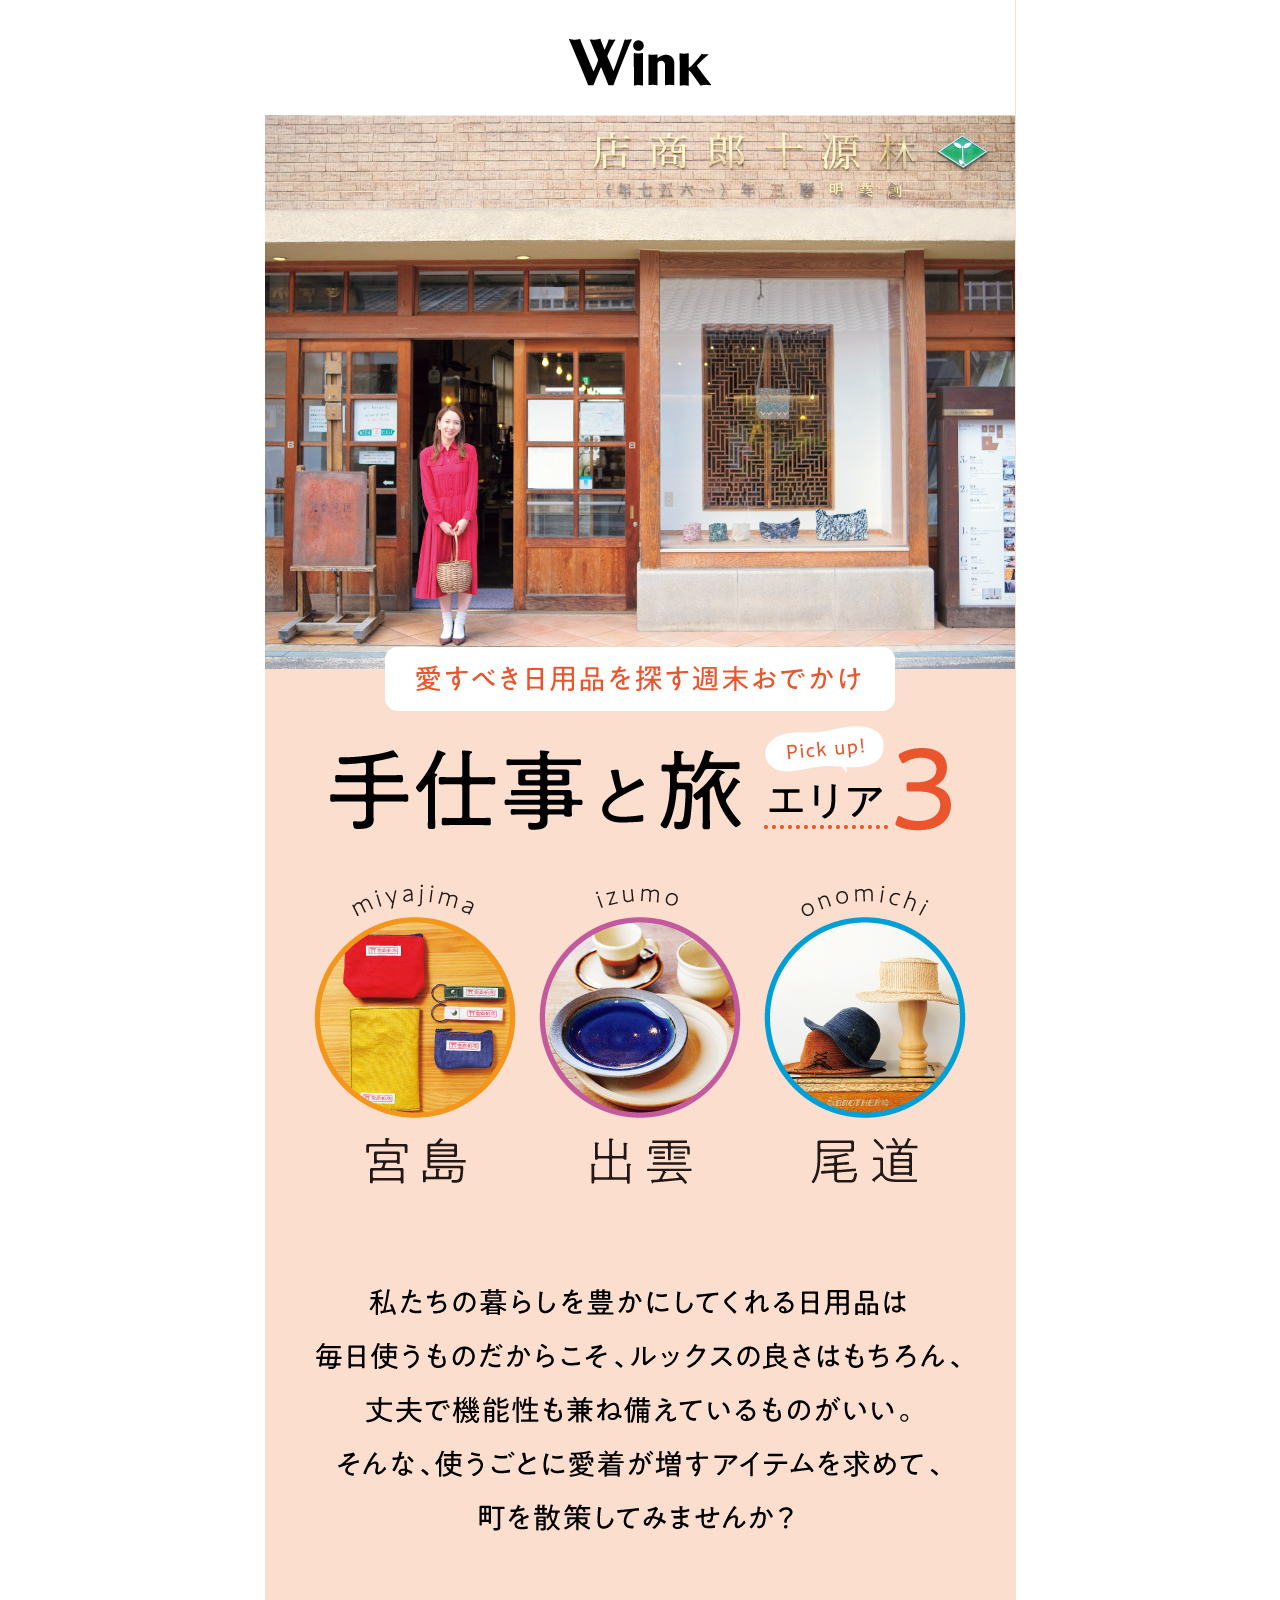
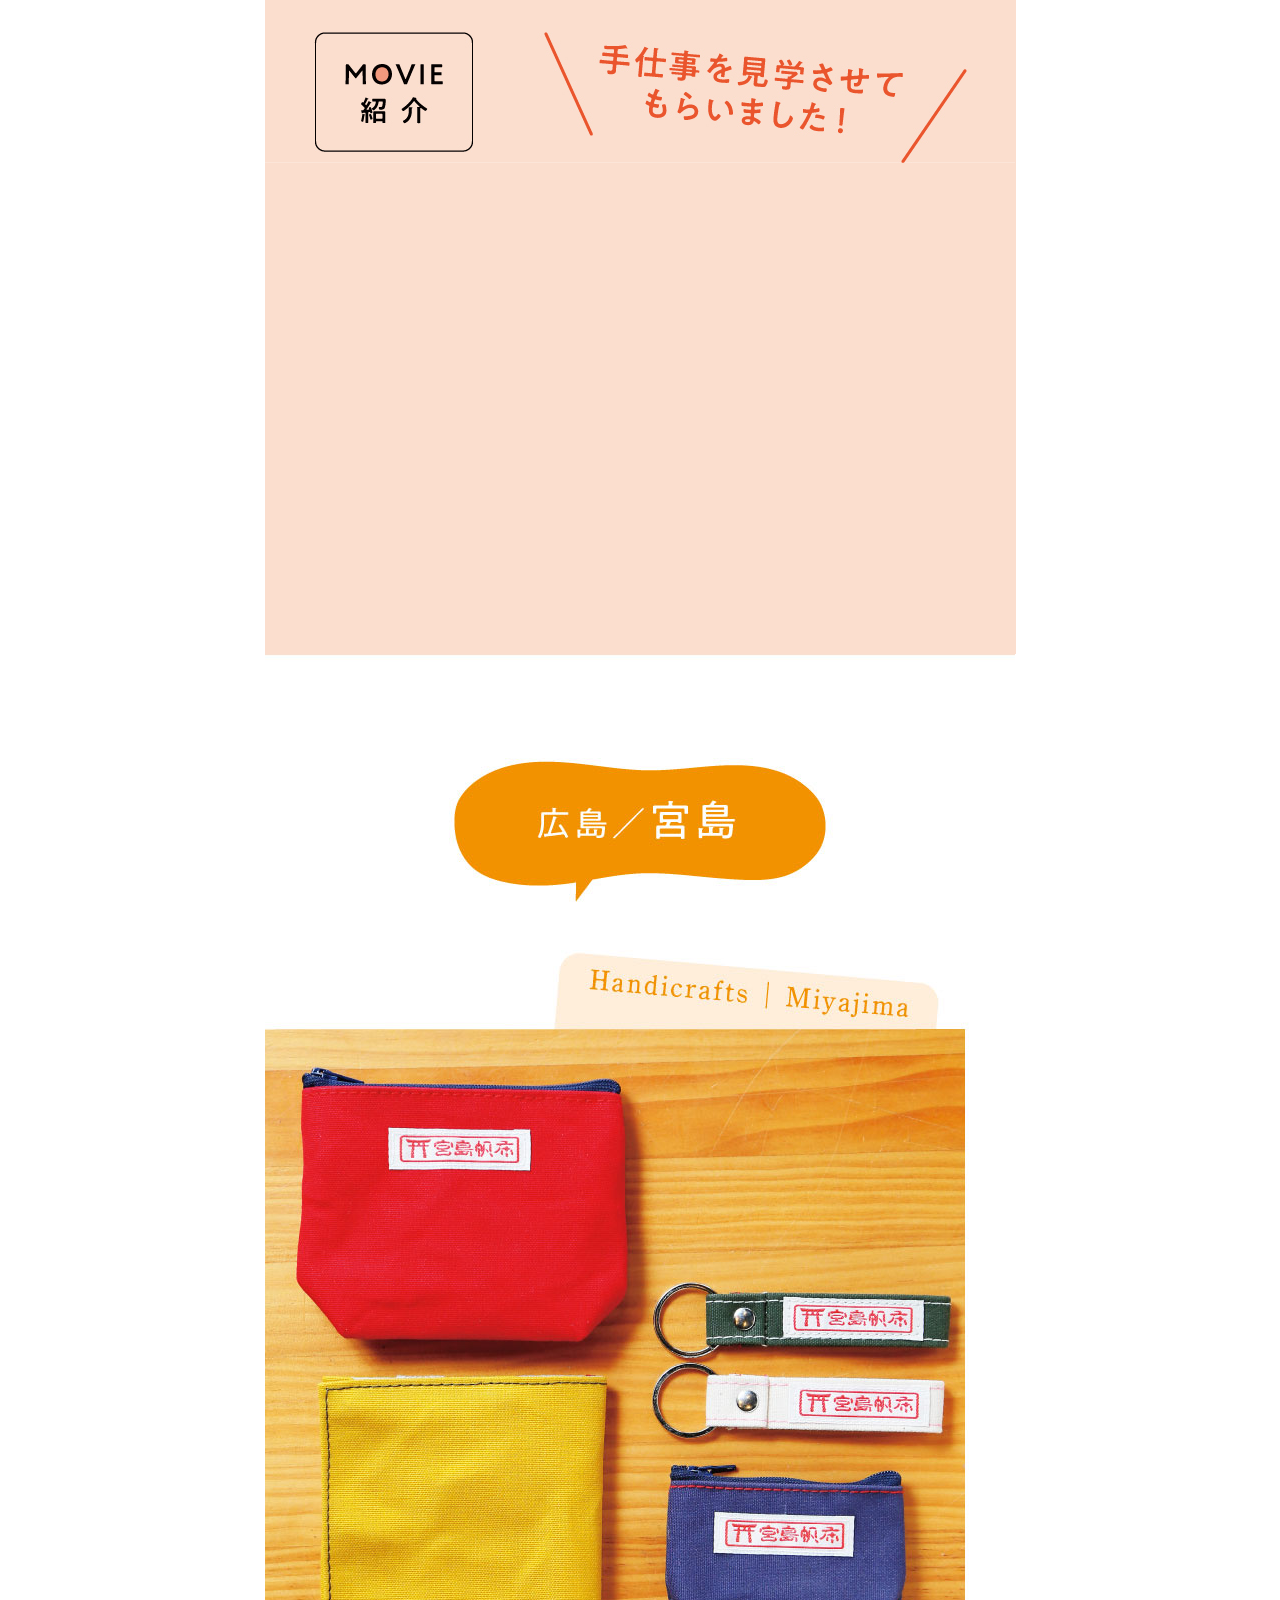
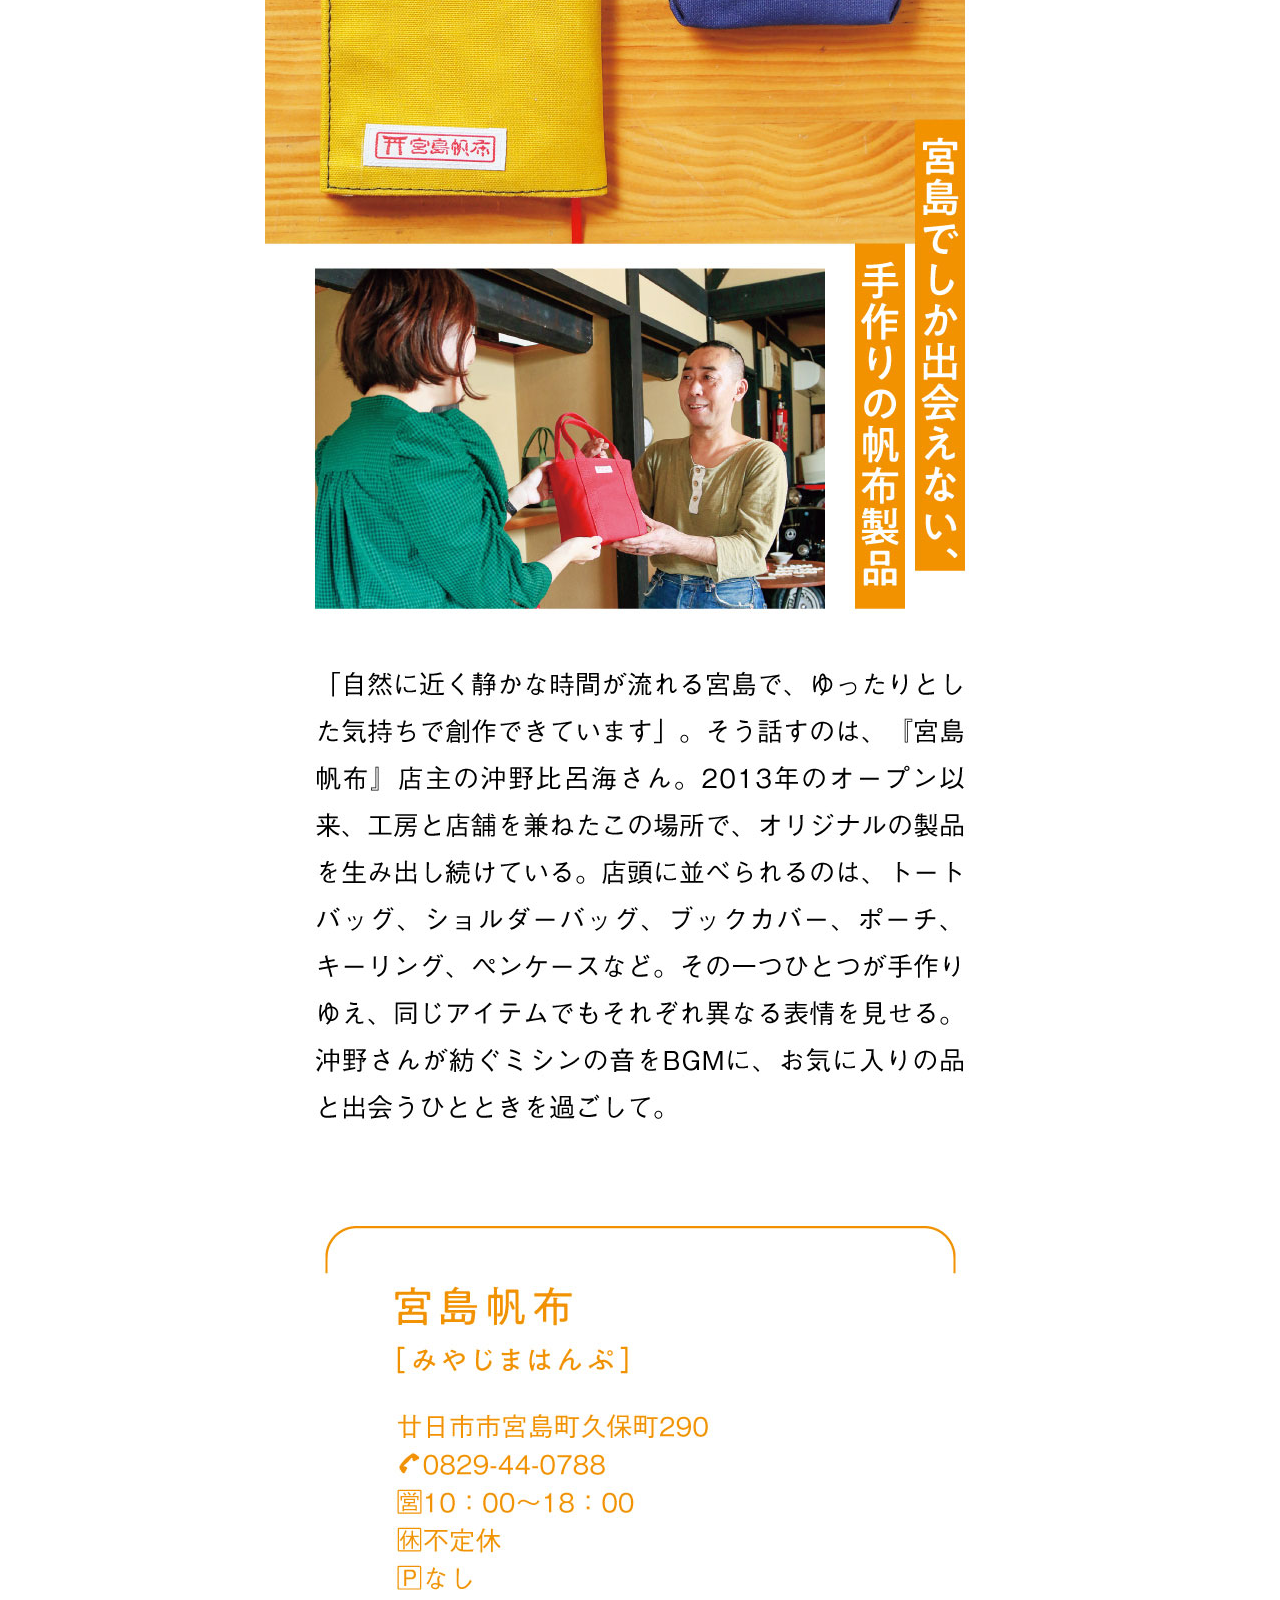
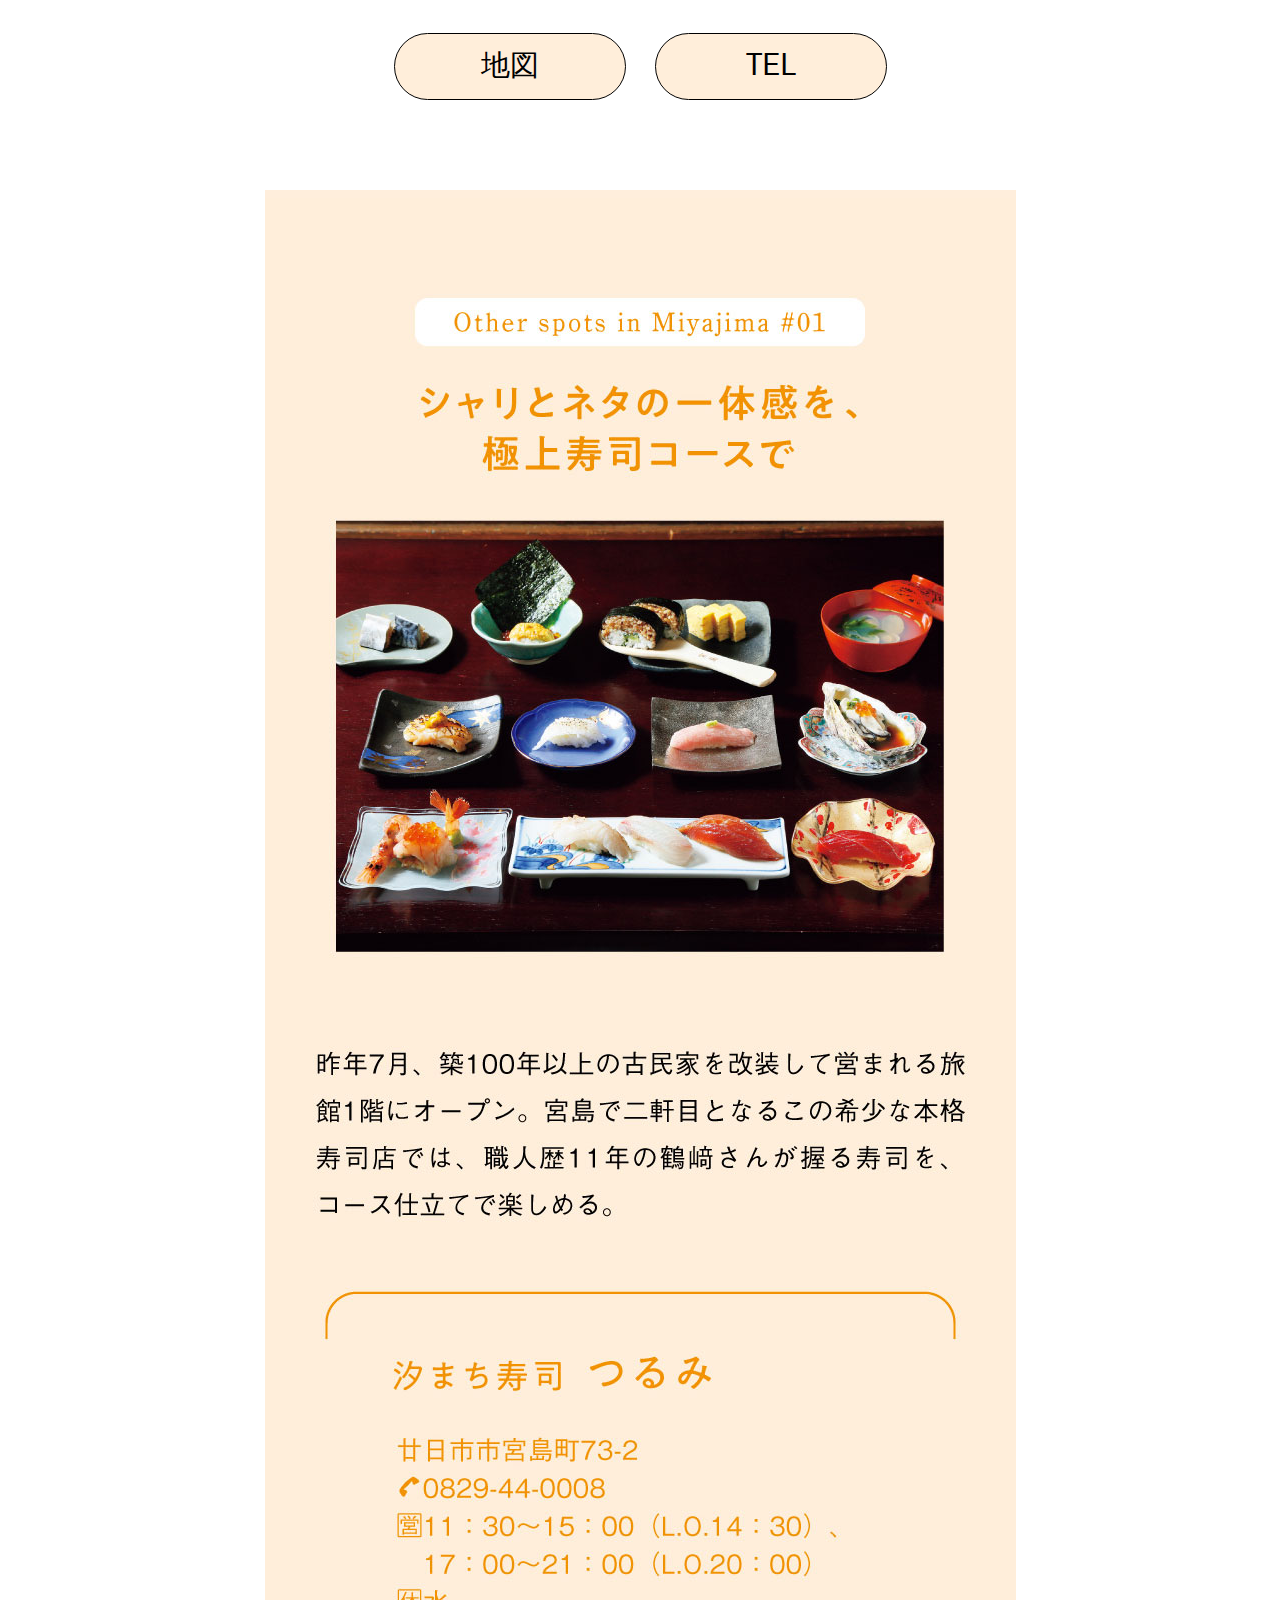
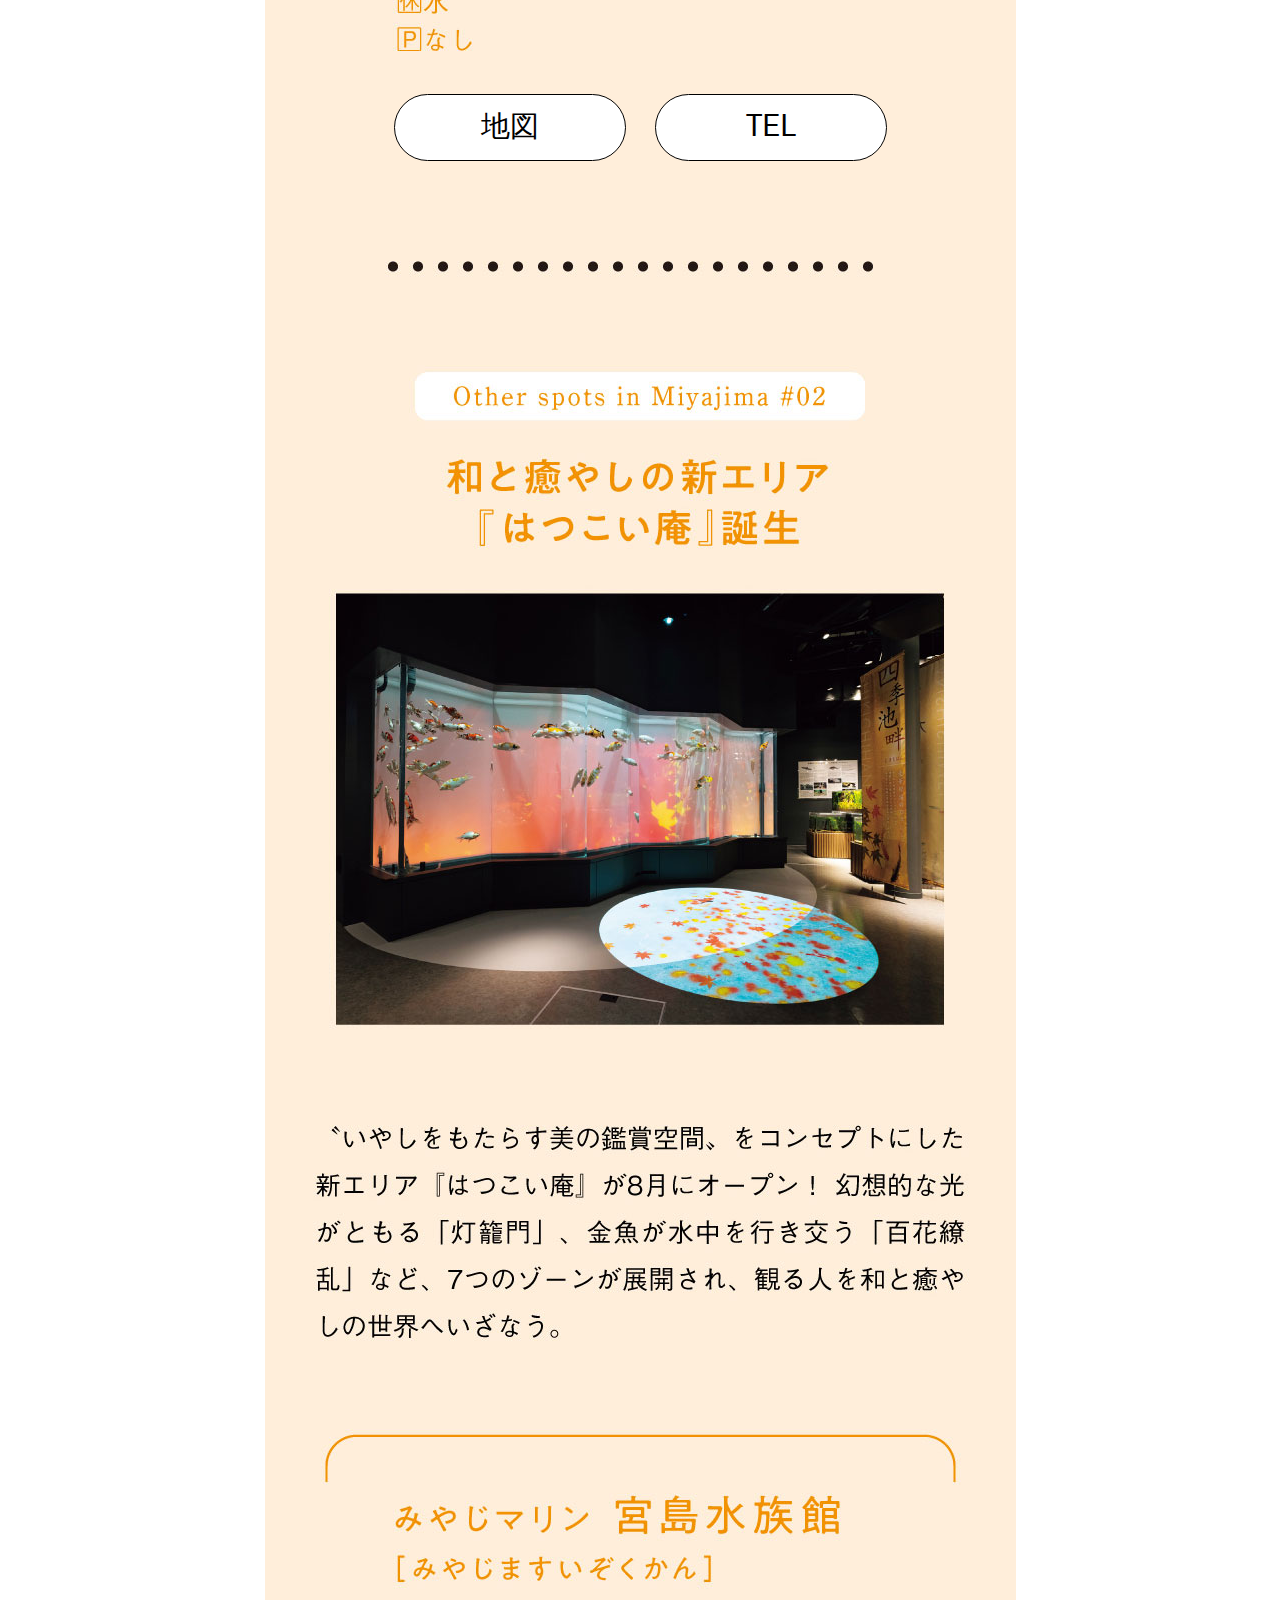
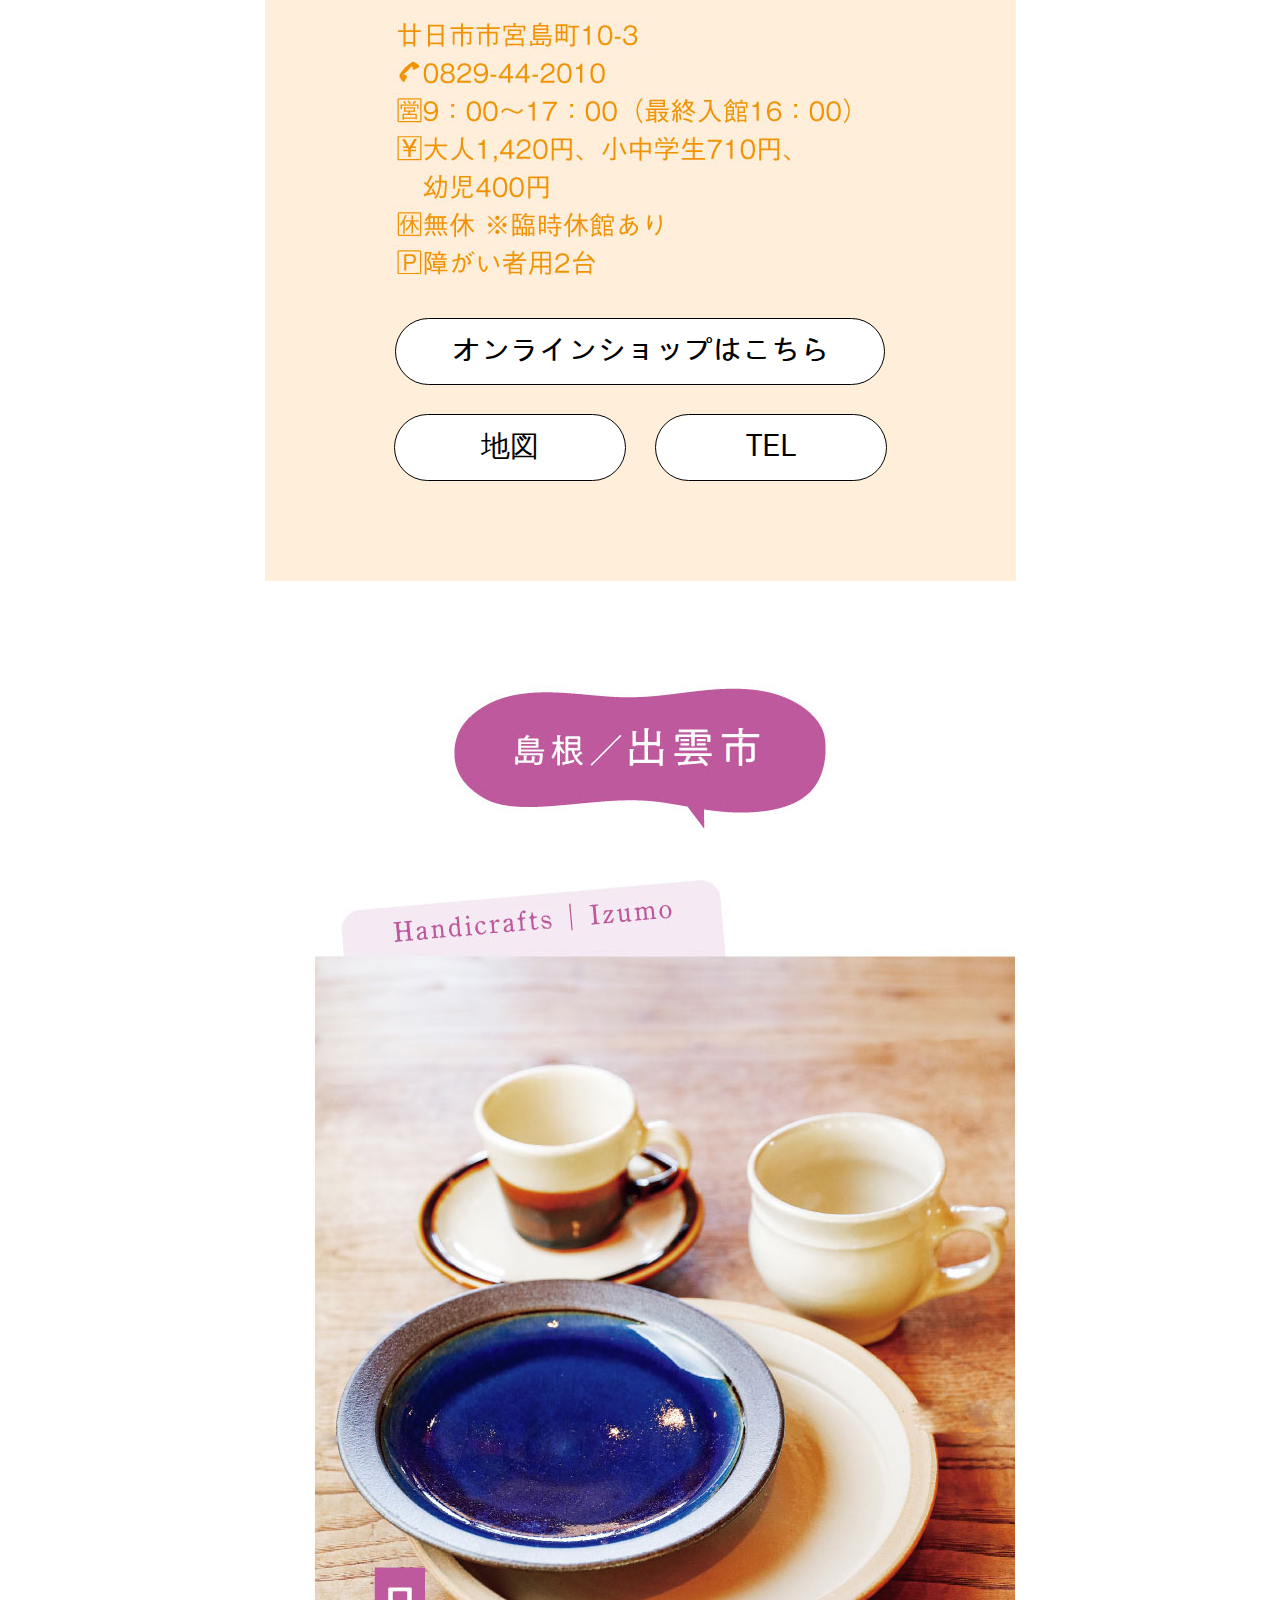
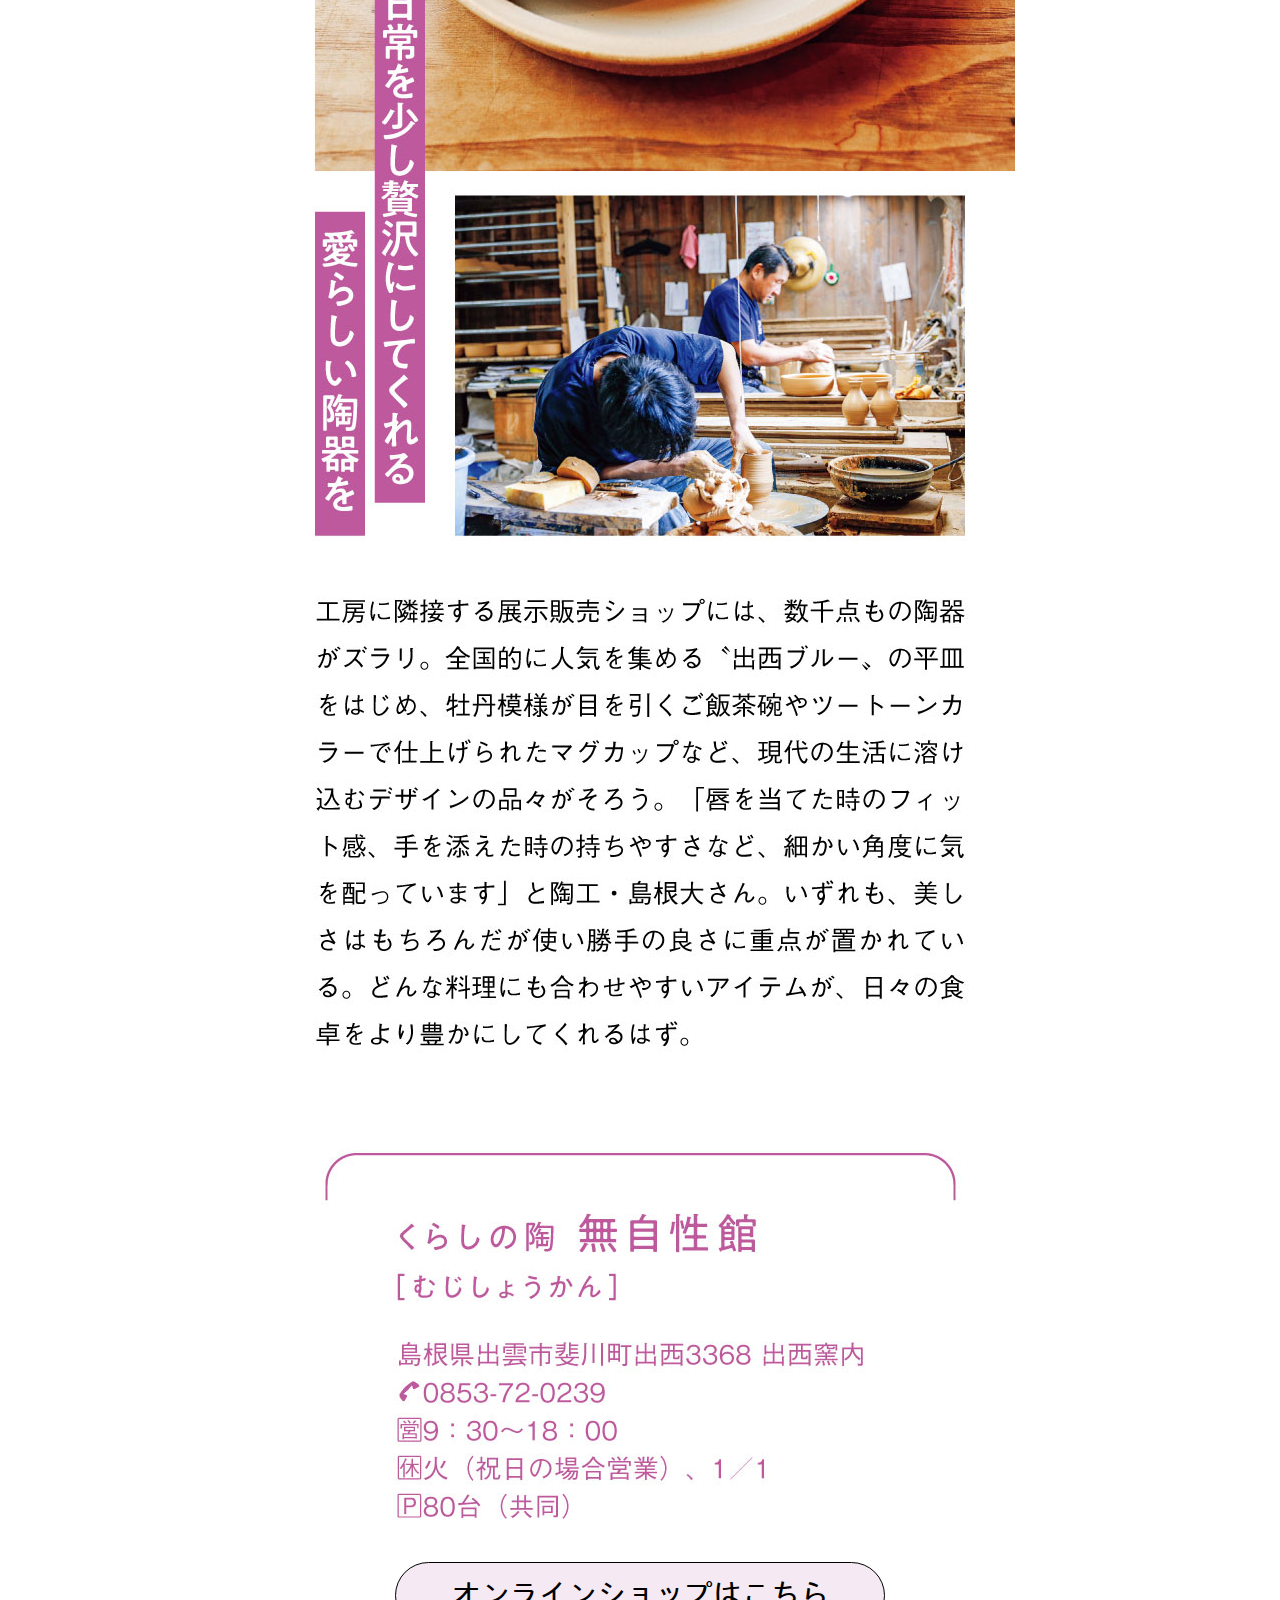
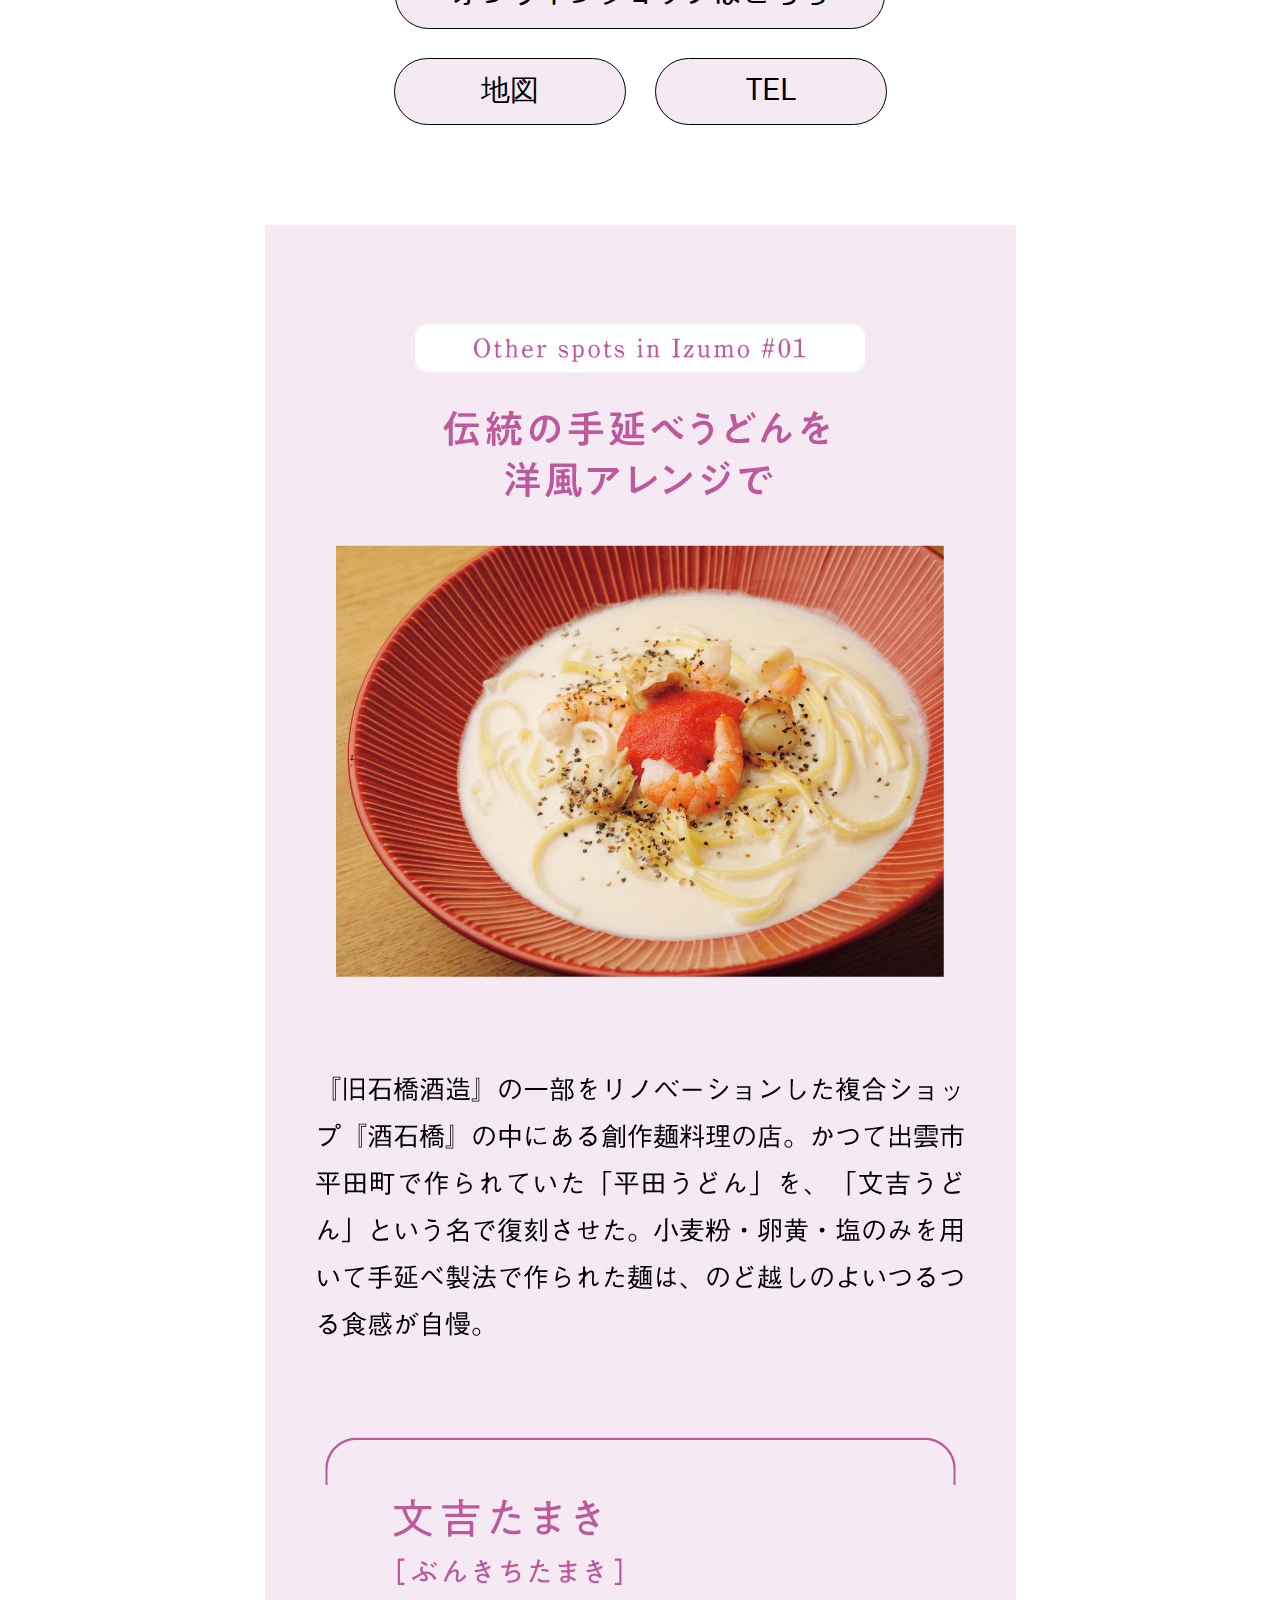
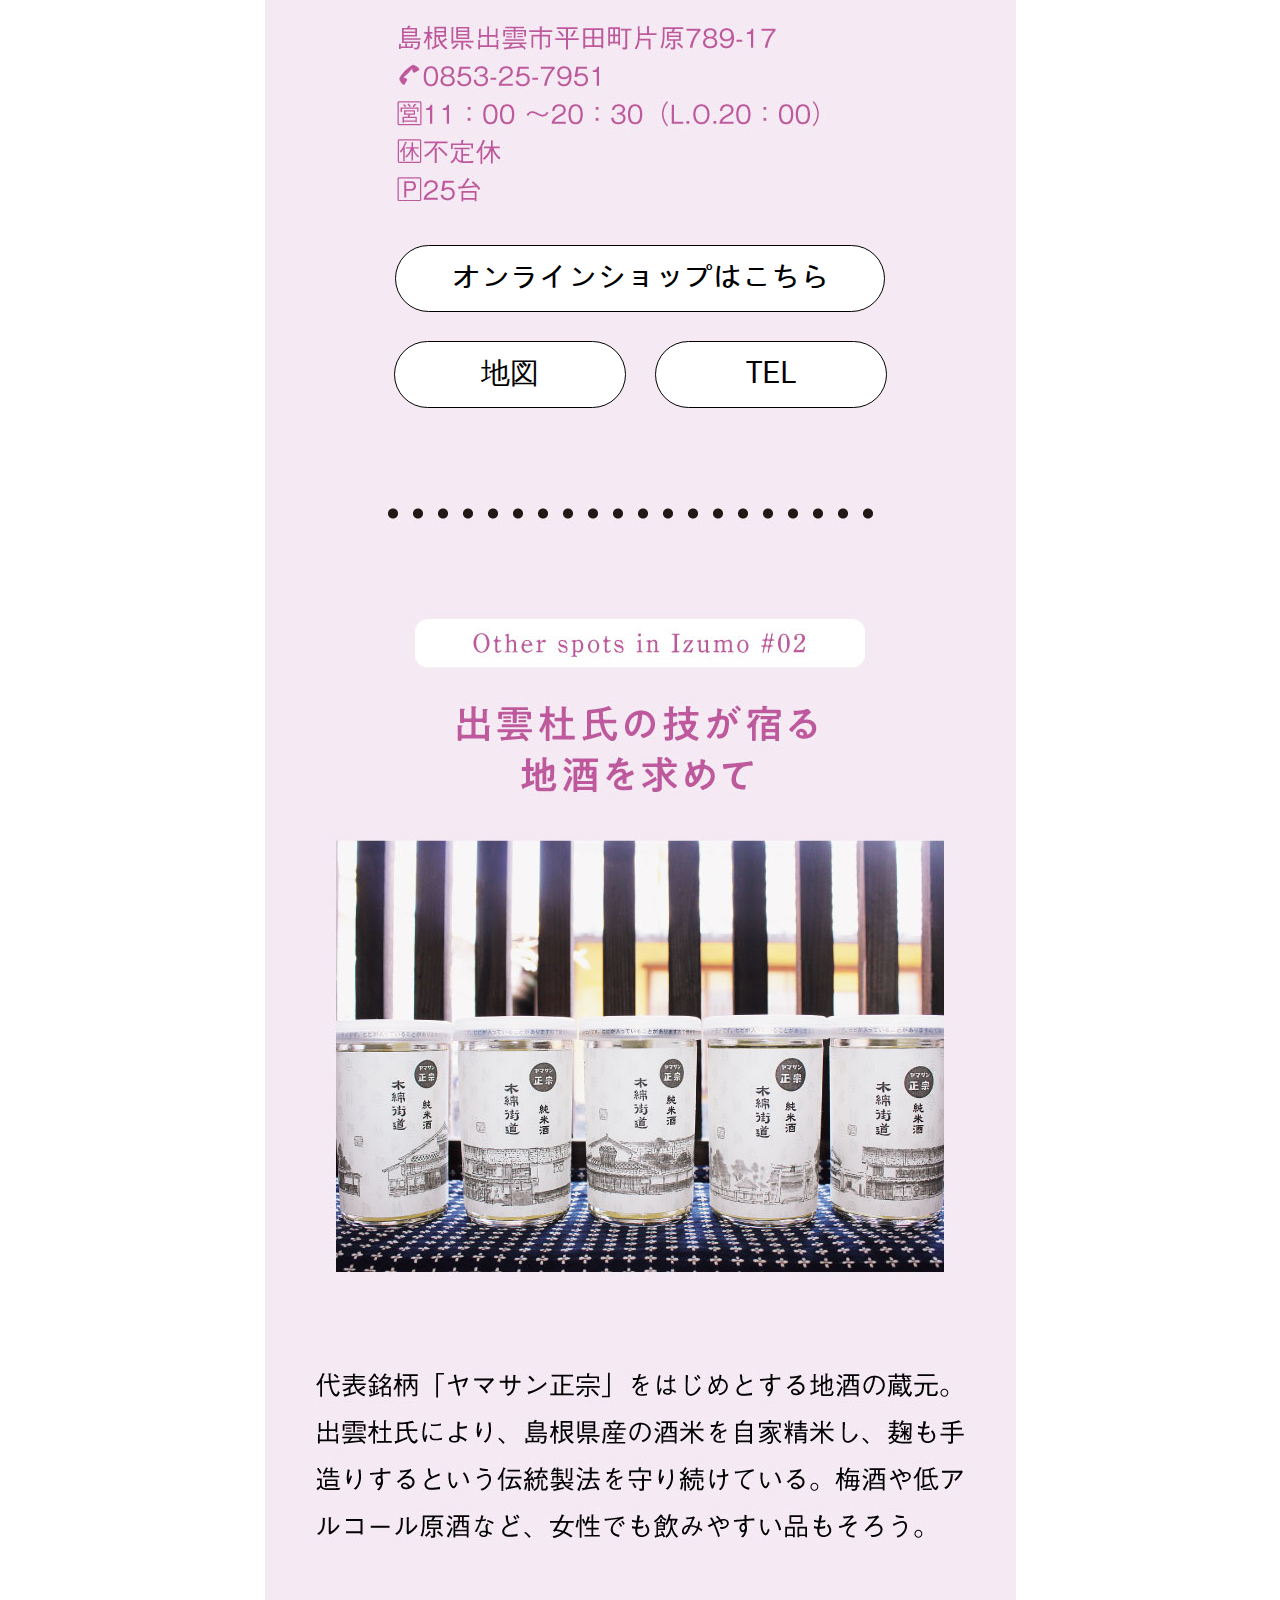
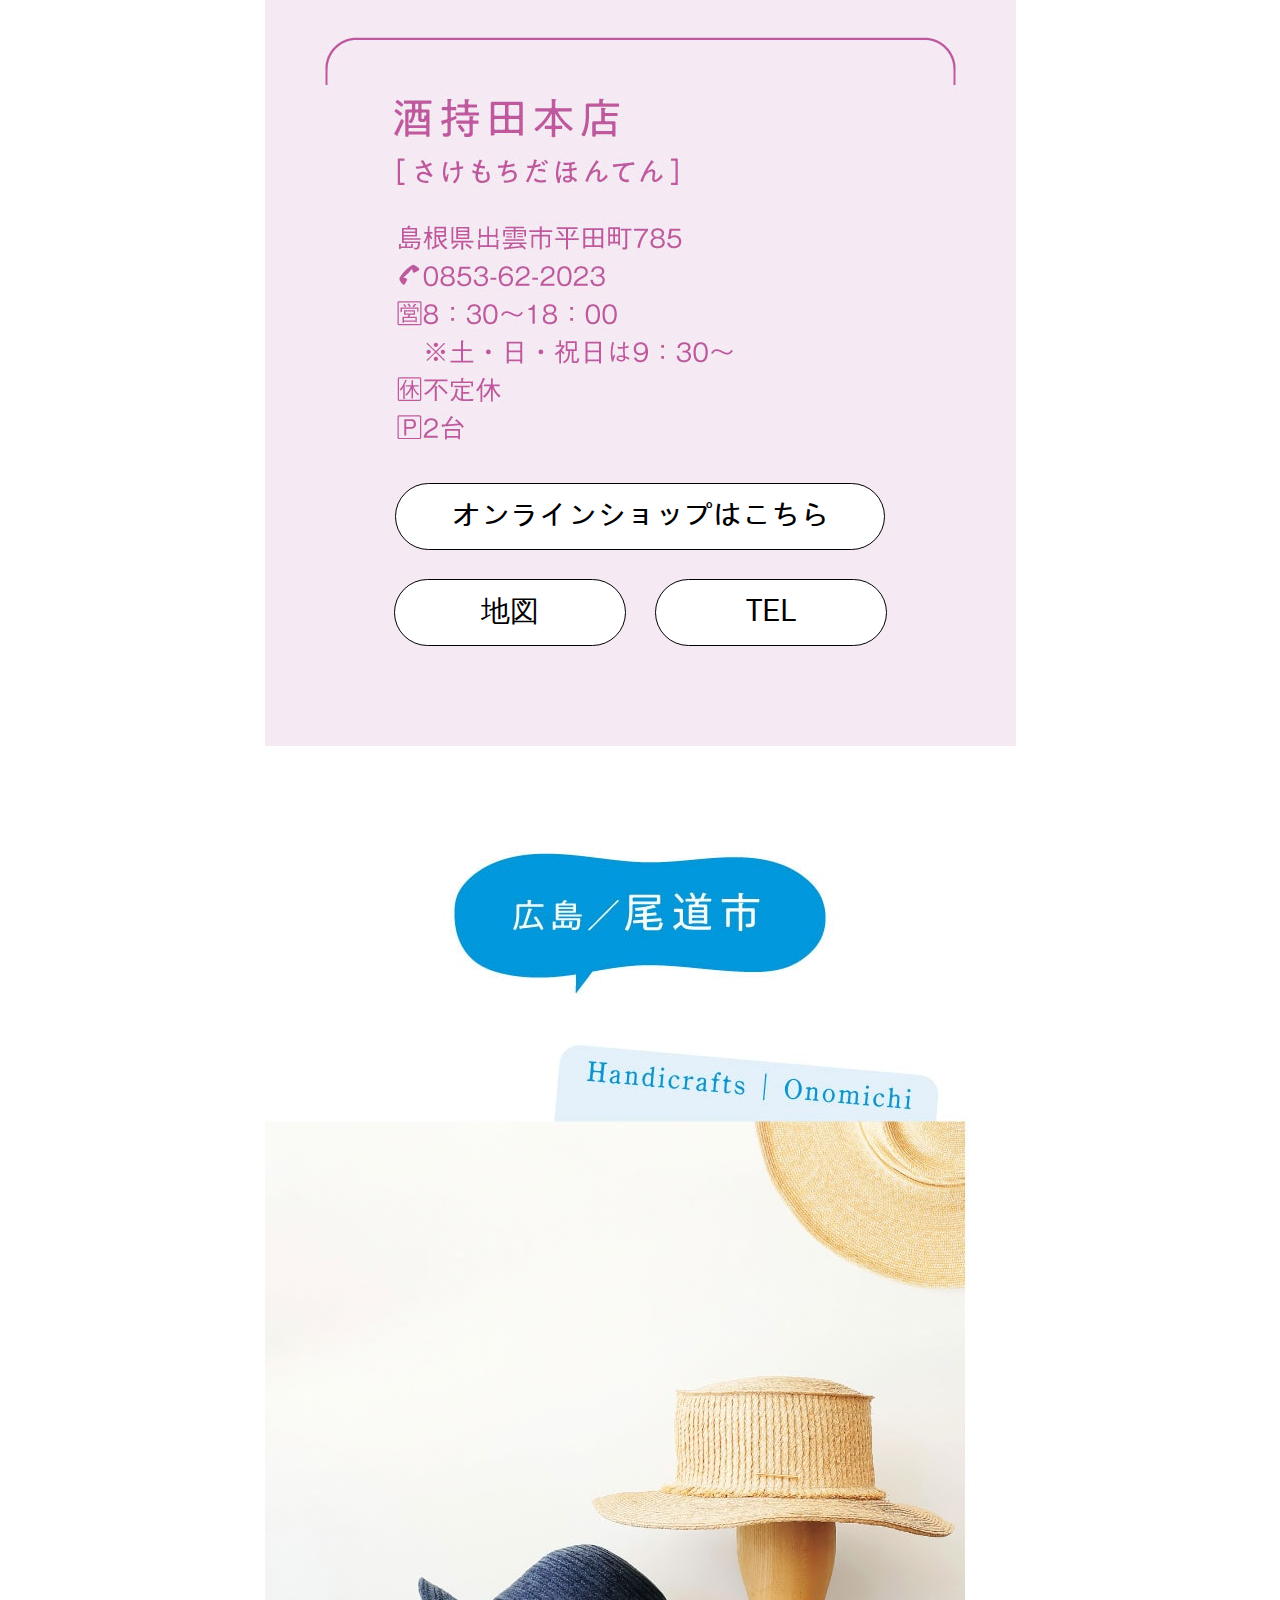
<file: index.html>
<!DOCTYPE html>
<html lang="en">

<head>
    <meta charset="UTF-8">
    <meta http-equiv="X-UA-Compatible" content="IE=edge">
    <meta name="viewport" content="width=device-width, initial-scale=1.0">
    <title>Wink</title>
    <link rel="stylesheet" href="./assets/css/style.css">
    <!-- Google Tag Manager -->
    <script>
        (function (w, d, s, l, i) {
            w[l] = w[l] || [];
            w[l].push({
                'gtm.start': new Date().getTime(),
                event: 'gtm.js'
            });
            var f = d.getElementsByTagName(s)[0],
                j = d.createElement(s),
                dl = l != 'dataLayer' ? '&l=' + l : '';
            j.async = true;
            j.src =
                'https://www.googletagmanager.com/gtm.js?id=' + i + dl;
            f.parentNode.insertBefore(j, f);
        })(window, document, 'script', 'dataLayer', 'GTM-MKHW9VQ');
    </script>
    <!-- End Google Tag Manager -->
    <script src="https://ajax.googleapis.com/ajax/libs/jquery/3.4.1/jquery.min.js"></script>
    <script src="./assets/js/index.js"></script>
</head>

<body>

    <!-- Google Tag Manager (noscript) -->
    <noscript><iframe src="https://www.googletagmanager.com/ns.html?id=GTM-MKHW9VQ" height="0" width="0"
            style="display:none;visibility:hidden"></iframe></noscript>
    <!-- End Google Tag Manager (noscript) -->

    <main>
        <section class="main">
            <h1 class="main__heading--hidden">MAIN</h1>
            <section class="banner">
                <h1 class="banner__heading--hidden">BANNER</h1>
                <figure class="banner__fig">
                    <img src="./assets/img/banner.png" alt="">
                </figure>
                <div class="banner__video-wrapper">
                    <iframe class="banner__video" src="https://www.youtube.com/embed/otqOTwjSRAk?controls=0"
                        title="YouTube video player" frameborder="0"
                        allow="accelerometer; autoplay; clipboard-write; encrypted-media; gyroscope; picture-in-picture"
                        allowfullscreen></iframe>
                </div>
            </section>
            <section class="content">
                <h3 class="content__heading--hidden">SHOPS</h3>
                <ul class="content__list">
                    <li class="content__item">
                        <section class="miyajima">
                            <figure class="miyajima-figure">
                                <img src="./assets/img/miyajima01.jpg" alt="">
                            </figure>
                            <div class="miyajima__btn-wrapper">
                                <ul class="miyajima__link-list">
                                    <li class="miyajima__link-item">
                                        <a href="https://www.google.com/maps/place/miyajimahanpu/@34.2948374,132.3194581,15z/data=!4m5!3m4!1s0x0:0xa711e1eb2f1ce238!8m2!3d34.2948235!4d132.3194575" target="_blank" class="miyajima__btn">地図</a>
                                    </li>
                                    <li class="miyajima__link-item">
                                        <a href="tel:0829-44-0788" class="miyajima__btn">TEL</a>
                                    </li>
                                </ul>
                            </div>
                        </section>
                    </li>
                    <li class="content__item">
                        <section class="miyajima">
                            <figure class="miyajima-figure">
                                <img src="./assets/img/miyajima02.jpg" alt="">
                            </figure>
                            <div class="miyajima__btn-wrapper">
                                <ul class="miyajima__link-list">
                                    <li class="miyajima__link-item"> <a
                                            href="https://www.google.com/search?sa=X&biw=958&bih=927&tbs=lrf:!1m4!1u3!2m2!3m1!1e1!1m4!1u2!2m2!2m1!1e1!2m1!1e2!2m1!1e3!3sIAE,lf:1,lf_ui:2&tbm=lcl&sxsrf=AOaemvKrxwvq-IwfxzsXcIhXTBInF9rI1g:1631932141670&q=%E6%B1%90%E3%81%BE%E3%81%A1%E5%AF%BF%E5%8F%B8%20%E9%B6%B4%E8%A6%8B&rflfq=1&num=10&ved=2ahUKEwiXwOf8vIfzAhXNAN4KHSjzAnoQtgN6BAgUEAc&rlst=f#rlfi=hd:;si:;mv:[[34.2951627,132.3178153],[34.295148399999995,132.3177297]]" target="_blank" class="miyajima__btn">地図</a>
                                    </li>
                                    <li class="miyajima__link-item">
                                        <a href="tel:0829-44-0008" class="miyajima__btn">TEL</a>
                                    </li>
                                </ul>
                            </div>
                        </section>
                    </li>
                    <li class="content__item">
                        <section class="miyajima">
                            <figure class="miyajima-figure">
                                <img src="./assets/img/miyajima03.jpg" alt="">
                            </figure>
                            <div class="miyajima__btn-wrapper">
                                <a href="https://bluesolutionnetworks.com/" target="_blank" class="miyajima__btn--top">オンラインショップはこちら</a>
                                <ul class="miyajima__link-list">
                                    <li class="miyajima__link-item"> 
                                        <a href="https://www.google.com/maps/place/Miyajima+Public+Aquarium/@34.2954961,132.3157922,15z/data=!4m2!3m1!1s0x0:0x408be75a730da50f?sa=X&ved=2ahUKEwiwu_ThvYfzAhVBA94KHYSmBQ4Q_BJ6BAhUEAU" target="_blank" class="miyajima__btn">地図</a>
                                    </li>
                                    <li class="miyajima__link-item">
                                        <a href="tel:0829-44-2010" class="miyajima__btn">TEL</a>
                                    </li>
                                </ul>
                            </div>
                        </section>
                    </li>
                    <li class="content__item">
                        <section class="izumo">
                            <figure class="izumo-figure">
                                <img src="./assets/img/izumo01.jpg" alt="">
                            </figure>
                            <div class="izumo__btn-wrapper">
                                <a href="https://bluesolutionnetworks.com/" target="_blank" class="izumo__btn--top">オンラインショップはこちら</a>
                                <ul class="izumo__link-list">
                                    <li class="izumo__link-item"> 
                                        <a href="https://www.google.com/maps/place/%E5%87%BA%E8%A5%BF%E7%AA%AF(%E3%81%97%E3%82%85%E3%81%A3%E3%81%95%E3%81%84%E3%81%8C%E3%81%BE)/@35.358471,132.79359,17z/data=!3m1!4b1!4m5!3m4!1s0x3557416801a5490b:0xb200e2282253dd18!8m2!3d35.3583847!4d132.7957978?hl=ja" target="_blank" class="izumo__btn">地図</a>
                                    </li>
                                    <li class="izumo__link-item">
                                        <a href="tel:0853-72-0239" class="izumo__btn">TEL</a>
                                    </li>
                                </ul>
                            </div>
                        </section>
                    </li>
                    <li class="content__item">
                        <section class="izumo">
                            <figure class="izumo-figure">
                                <img src="./assets/img/izumo02.jpg" alt="">
                            </figure>
                            <div class="izumo__btn-wrapper">
                                <a href="https://bluesolutionnetworks.com/" target="_blank" class="izumo__btn--top">オンラインショップはこちら</a>
                                <ul class="izumo__link-list">
                                    <li class="izumo__link-item"> 
                                        <a href="https://www.google.com/maps/place/Bunkichi+Tamaki/@35.4375322,132.8209741,15z/data=!4m5!3m4!1s0x0:0xdd2cbe51d943082c!8m2!3d35.4375322!4d132.8209741" target="_blank" class="izumo__btn">地図</a>
                                    </li>
                                    <li class="izumo__link-item">
                                        <a href="tel:0853-25-7951" class="izumo__btn">TEL</a>
                                    </li>
                                </ul>
                            </div>
                        </section>
                    </li>
                    <li class="content__item">
                        <section class="izumo">
                            <figure class="izumo-figure">
                                <img src="./assets/img/izumo03.jpg" alt="">
                            </figure>
                            <div class="izumo__btn-wrapper">
                                <a href="https://bluesolutionnetworks.com/" target="_blank" class="izumo__btn--top">オンラインショップはこちら</a>
                                <ul class="izumo__link-list">
                                    <li class="izumo__link-item"> 
                                        <a href="https://www.google.com/maps/place/Mochida+Sake+Brewery/@35.4371324,132.8209585,15z/data=!4m2!3m1!1s0x0:0x2f7c76897177a191?sa=X&ved=2ahUKEwiBgbTvv4fzAhXFBd4KHQ0yBssQ_BJ6BAhiEAU" target="_blank" class="izumo__btn">地図</a>
                                    </li>
                                    <li class="izumo__link-item">
                                        <a href="tel:0853-62-2023" class="izumo__btn">TEL</a>
                                    </li>
                                </ul>
                            </div>
                        </section>
                    </li>
                    <li class="content__item">
                        <section class="onomichi">
                            <figure class="onomichi-figure">
                                <img src="./assets/img/onomichi01.jpg" alt="">
                            </figure>
                            <div class="onomichi__btn-wrapper">
                                <a href="https://bluesolutionnetworks.com/" target="_blank" class="onomichi__btn--top">オンラインショップはこちら</a>
                                <ul class="onomichi__link-list">
                                    <li class="onomichi__link-item"> 
                                        <a href="https://www.google.com/maps/place/%E8%97%A4%E4%BA%95%E8%A3%BD%E5%B8%BD+%E5%B0%8F%E5%A3%B2%E9%83%A8/@34.406676,133.199411,15z/data=!4m5!3m4!1s0x0:0x6401560ac1c178cd!8m2!3d34.406676!4d133.199411" target="_blank" class="onomichi__btn">地図</a>
                                    </li>
                                    <li class="onomichi__link-item">
                                        <a href="tel:0848-22-5660" class="onomichi__btn">TEL</a>
                                    </li>
                                </ul>
                            </div>
                        </section>
                    </li>
                    <li class="content__item">
                        <section class="onomichi">
                            <figure class="onomichi-figure">
                                <img src="./assets/img/onomichi02.jpg" alt="">
                            </figure>
                            <div class="onomichi__btn-wrapper">
                                <ul class="onomichi__link-list">
                                    <li class="onomichi__link-item"> 
                                        <a href="https://www.google.com/maps/place/%E6%B5%B7%E9%AE%AE%E9%A3%9F%E5%A0%82+%E5%87%BA%E4%B8%96%E9%AD%9A/@34.4069004,133.1982182,15z/data=!4m2!3m1!1s0x0:0xbc621ed20ef50095?sa=X&ved=2ahUKEwidjMHywIfzAhWMBN4KHVoFAfIQ_BJ6BAhZEAU" target="_blank" class="onomichi__btn">地図</a>
                                    </li>
                                    <li class="onomichi__link-item">
                                        <a href="tel:0848-88-9393" class="onomichi__btn">TEL</a>
                                    </li>
                                </ul>
                            </div>
                        </section>
                    </li>
                    <li class="content__item">
                        <section class="onomichi">
                            <figure class="onomichi-figure">
                                <img src="./assets/img/onomichi03.jpg" alt="">
                            </figure>
                            <div class="onomichi__btn-wrapper">
                                <a href="https://bluesolutionnetworks.com/" target="_blank" class="onomichi__btn--top">オンラインショップはこちら</a>
                                <ul class="onomichi__link-list">
                                    <li class="onomichi__link-item"> 
                                        <a href="https://www.google.com/maps/place/TEA+STAND+GEN%EF%BC%88%E3%83%86%E3%82%A3%E3%83%BC+%E3%82%B9%E3%82%BF%E3%83%B3%E3%83%89+%E3%82%B2%E3%83%B3%EF%BC%89/@34.4067404,133.1992668,15z/data=!4m2!3m1!1s0x0:0xab4011faeb2b05e9?sa=X&ved=2ahUKEwj_lbmgwYfzAhWFQPUHHYgkDBcQ_BJ6BAhaEAU" target="_blank" class="onomichi__btn">地図</a>
                                    </li>
                                    <li class="onomichi__link-item">
                                        <a href="tel:0848-88-9188" class="onomichi__btn">TEL</a>
                                    </li>
                                </ul>
                            </div>
                        </section>
                    </li>
                </ul>
            </section>
        </section>
    </main>
</body>

</html>
</file>
<file: assets/css/style.css>
@media only screen and (min-width: 751px) {
  .main {
    margin: auto;
    width: 751px;
    display: -webkit-box;
    display: -ms-flexbox;
    display: flex;
    -webkit-box-pack: center;
        -ms-flex-pack: center;
            justify-content: center;
    -webkit-box-orient: vertical;
    -webkit-box-direction: normal;
        -ms-flex-direction: column;
            flex-direction: column;
  }
  .main__heading--hidden {
    display: none;
  }
  .main .banner {
    background-color: #fbdece;
    padding-bottom: 99px;
  }
  .main .banner__heading--hidden {
    display: none;
  }
  .main .banner__fig {
    margin-bottom: 8px;
  }
  .main .banner__video {
    width: 682px;
    height: 384px;
  }
  .main .banner__video-wrapper {
    margin: auto;
    display: -webkit-box;
    display: -ms-flexbox;
    display: flex;
    -webkit-box-pack: center;
        -ms-flex-pack: center;
            justify-content: center;
  }
  .main .banner__text {
    font-size: 29px;
    text-align: center;
    font-family: GothicA1-Regular;
    line-height: 46px;
    color: #221714;
  }
  .content__heading--hidden {
    display: none;
  }
  .content__item:nth-child(n+2) .miyajima {
    background-color: #ffeeda;
    padding-bottom: 100px;
  }
  .content__item:nth-child(n+2) .miyajima__btn {
    background-color: white;
  }
  .content__item:nth-child(n+5) .izumo {
    background-color: #f5e9f3;
    padding-bottom: 100px;
  }
  .content__item:nth-child(n+5) .izumo__btn {
    background-color: white;
  }
  .content__item:nth-child(n+5) .izumo__btn--top {
    background-color: white;
  }
  .content__item:nth-child(n+8) .onomichi {
    background-color: #e3f0f9;
    padding-bottom: 100px;
  }
  .content__item:nth-child(n+8) .onomichi__btn {
    background-color: white;
  }
  .content__item:nth-child(n+8) .onomichi__btn--top {
    background-color: white;
  }
  .miyajima {
    padding-bottom: 90px;
  }
  .miyajima-figure {
    width: 750px;
  }
  .miyajima-figure img {
    width: 100%;
    height: 100%;
  }
  .miyajima__btn {
    width: 230px;
    height: 65px;
    background-color: #ffeeda;
    color: #000000;
    font-size: 29px;
    font-family: GothicA1-Medium;
    border-radius: 70px;
    border: 1px solid #000000;
    display: -webkit-box;
    display: -ms-flexbox;
    display: flex;
    -webkit-box-pack: center;
        -ms-flex-pack: center;
            justify-content: center;
    -webkit-box-align: center;
        -ms-flex-align: center;
            align-items: center;
  }
  .miyajima__btn-wrapper {
    display: -webkit-box;
    display: -ms-flexbox;
    display: flex;
    -webkit-box-orient: vertical;
    -webkit-box-direction: normal;
        -ms-flex-direction: column;
            flex-direction: column;
    -webkit-box-pack: center;
        -ms-flex-pack: center;
            justify-content: center;
    -webkit-box-align: center;
        -ms-flex-align: center;
            align-items: center;
    padding-top: 43px;
    width: 488px;
    margin: auto;
  }
  .miyajima__btn--top {
    width: 100%;
    height: 65px;
    background-color: white;
    color: #000000;
    font-size: 29px;
    font-family: GothicA1-Medium;
    border-radius: 70px;
    border: 1px solid #000000;
    display: -webkit-box;
    display: -ms-flexbox;
    display: flex;
    -webkit-box-pack: center;
        -ms-flex-pack: center;
            justify-content: center;
    -webkit-box-align: center;
        -ms-flex-align: center;
            align-items: center;
    margin-bottom: 29px;
  }
  .miyajima__link-item:nth-child(1) {
    margin-right: 29px;
  }
  .miyajima__link-list {
    display: -webkit-box;
    display: -ms-flexbox;
    display: flex;
    -webkit-box-orient: horizontal;
    -webkit-box-direction: normal;
        -ms-flex-direction: row;
            flex-direction: row;
    -webkit-box-pack: center;
        -ms-flex-pack: center;
            justify-content: center;
    -webkit-box-align: center;
        -ms-flex-align: center;
            align-items: center;
  }
  .izumo {
    padding-bottom: 100px;
  }
  .izumo-figure {
    width: 750px;
  }
  .izumo-figure img {
    width: 100%;
    height: 100%;
  }
  .izumo__btn {
    width: 230px;
    height: 65px;
    background-color: #f5e9f3;
    color: #000000;
    font-size: 29px;
    font-family: GothicA1-Medium;
    border-radius: 70px;
    border: 1px solid #000000;
    display: -webkit-box;
    display: -ms-flexbox;
    display: flex;
    -webkit-box-pack: center;
        -ms-flex-pack: center;
            justify-content: center;
    -webkit-box-align: center;
        -ms-flex-align: center;
            align-items: center;
  }
  .izumo__btn-wrapper {
    display: -webkit-box;
    display: -ms-flexbox;
    display: flex;
    -webkit-box-orient: vertical;
    -webkit-box-direction: normal;
        -ms-flex-direction: column;
            flex-direction: column;
    -webkit-box-pack: center;
        -ms-flex-pack: center;
            justify-content: center;
    -webkit-box-align: center;
        -ms-flex-align: center;
            align-items: center;
    padding-top: 43px;
    width: 488px;
    margin: auto;
  }
  .izumo__btn--top {
    width: 100%;
    height: 65px;
    background-color: #f5e9f3;
    color: #000000;
    font-size: 29px;
    font-family: GothicA1-Medium;
    border-radius: 70px;
    border: 1px solid #000000;
    display: -webkit-box;
    display: -ms-flexbox;
    display: flex;
    -webkit-box-pack: center;
        -ms-flex-pack: center;
            justify-content: center;
    -webkit-box-align: center;
        -ms-flex-align: center;
            align-items: center;
    margin-bottom: 29px;
  }
  .izumo__link-item:nth-child(1) {
    margin-right: 29px;
  }
  .izumo__link-list {
    display: -webkit-box;
    display: -ms-flexbox;
    display: flex;
    -webkit-box-orient: horizontal;
    -webkit-box-direction: normal;
        -ms-flex-direction: row;
            flex-direction: row;
    -webkit-box-pack: center;
        -ms-flex-pack: center;
            justify-content: center;
    -webkit-box-align: center;
        -ms-flex-align: center;
            align-items: center;
  }
  .onomichi {
    padding-bottom: 100px;
  }
  .onomichi-figure {
    width: 750px;
  }
  .onomichi-figure img {
    width: 100%;
    height: 100%;
  }
  .onomichi__btn {
    width: 230px;
    height: 65px;
    background-color: #e3f0f9;
    color: #000000;
    font-size: 29px;
    font-family: GothicA1-Medium;
    border-radius: 70px;
    border: 1px solid #000000;
    display: -webkit-box;
    display: -ms-flexbox;
    display: flex;
    -webkit-box-pack: center;
        -ms-flex-pack: center;
            justify-content: center;
    -webkit-box-align: center;
        -ms-flex-align: center;
            align-items: center;
  }
  .onomichi__btn-wrapper {
    display: -webkit-box;
    display: -ms-flexbox;
    display: flex;
    -webkit-box-orient: vertical;
    -webkit-box-direction: normal;
        -ms-flex-direction: column;
            flex-direction: column;
    -webkit-box-pack: center;
        -ms-flex-pack: center;
            justify-content: center;
    -webkit-box-align: center;
        -ms-flex-align: center;
            align-items: center;
    padding-top: 43px;
    width: 488px;
    margin: auto;
  }
  .onomichi__btn--top {
    width: 100%;
    height: 65px;
    background-color: #e3f0f9;
    color: #000000;
    font-size: 29px;
    font-family: GothicA1-Medium;
    border-radius: 70px;
    border: 1px solid #000000;
    display: -webkit-box;
    display: -ms-flexbox;
    display: flex;
    -webkit-box-pack: center;
        -ms-flex-pack: center;
            justify-content: center;
    -webkit-box-align: center;
        -ms-flex-align: center;
            align-items: center;
    margin-bottom: 29px;
  }
  .onomichi__link-item:nth-child(1) {
    margin-right: 29px;
  }
  .onomichi__link-list {
    display: -webkit-box;
    display: -ms-flexbox;
    display: flex;
    -webkit-box-orient: horizontal;
    -webkit-box-direction: normal;
        -ms-flex-direction: row;
            flex-direction: row;
    -webkit-box-pack: center;
        -ms-flex-pack: center;
            justify-content: center;
    -webkit-box-align: center;
        -ms-flex-align: center;
            align-items: center;
  }
}

@media only screen and (max-width: 750px) {
  .main {
    margin: auto;
    width: 100vw;
    display: -webkit-box;
    display: -ms-flexbox;
    display: flex;
    -webkit-box-pack: center;
        -ms-flex-pack: center;
            justify-content: center;
    -webkit-box-orient: vertical;
    -webkit-box-direction: normal;
        -ms-flex-direction: column;
            flex-direction: column;
  }
  .main__heading--hidden {
    display: none;
  }
  .main .banner {
    background-color: #fbdece;
    padding-bottom: 13.200vw;
  }
  .main .banner__heading--hidden {
    display: none;
  }
  .main .banner__fig {
    margin-bottom: 1.067vw;
  }
  .main .banner__fig img {
    width: 100%;
  }
  .main .banner__video {
    width: 90.933vw;
    height: 51.200vw;
  }
  .main .banner__video-wrapper {
    margin: auto;
    display: -webkit-box;
    display: -ms-flexbox;
    display: flex;
    -webkit-box-pack: center;
        -ms-flex-pack: center;
            justify-content: center;
  }
  .main .content__heading--hidden {
    display: none;
  }
  .main .content__item:nth-child(n+2) .miyajima {
    background-color: #ffeeda;
    padding-bottom: 13.333vw;
  }
  .main .content__item:nth-child(n+2) .miyajima__btn {
    background-color: white;
  }
  .main .content__item:nth-child(n+5) .izumo {
    background-color: #f5e9f3;
    padding-bottom: 13.333vw;
  }
  .main .content__item:nth-child(n+5) .izumo__btn {
    background-color: white;
  }
  .main .content__item:nth-child(n+5) .izumo__btn--top {
    background-color: white;
  }
  .main .content__item:nth-child(n+8) .onomichi {
    background-color: #e3f0f9;
    padding-bottom: 13.333vw;
  }
  .main .content__item:nth-child(n+8) .onomichi__btn {
    background-color: white;
  }
  .main .content__item:nth-child(n+8) .onomichi__btn--top {
    background-color: white;
  }
  .main .miyajima {
    padding-bottom: 12vw;
  }
  .main .miyajima-figure {
    width: 100vw;
  }
  .main .miyajima-figure img {
    width: 100%;
    height: 100%;
  }
  .main .miyajima__btn {
    width: 30.667vw;
    height: 8.667vw;
    background-color: #ffeeda;
    color: #000000;
    font-size: 3.867vw;
    font-family: GothicA1-Medium;
    border-radius: 9.333vw;
    border: 0.133vw solid #000000;
    display: -webkit-box;
    display: -ms-flexbox;
    display: flex;
    -webkit-box-pack: center;
        -ms-flex-pack: center;
            justify-content: center;
    -webkit-box-align: center;
        -ms-flex-align: center;
            align-items: center;
  }
  .main .miyajima__btn-wrapper {
    display: -webkit-box;
    display: -ms-flexbox;
    display: flex;
    -webkit-box-orient: vertical;
    -webkit-box-direction: normal;
        -ms-flex-direction: column;
            flex-direction: column;
    -webkit-box-pack: center;
        -ms-flex-pack: center;
            justify-content: center;
    -webkit-box-align: center;
        -ms-flex-align: center;
            align-items: center;
    padding-top: 5.733vw;
    width: 65.067vw;
    margin: auto;
  }
  .main .miyajima__btn--top {
    width: 100%;
    height: 8.667vw;
    background-color: white;
    color: #000000;
    font-size: 3.867vw;
    font-family: GothicA1-Medium;
    border-radius: 9.333vw;
    border: 0.133vw solid #000000;
    display: -webkit-box;
    display: -ms-flexbox;
    display: flex;
    -webkit-box-pack: center;
        -ms-flex-pack: center;
            justify-content: center;
    -webkit-box-align: center;
        -ms-flex-align: center;
            align-items: center;
    margin-bottom: 3.867vw;
  }
  .main .miyajima__link-item:nth-child(1) {
    margin-right: 3.867vw;
  }
  .main .miyajima__link-list {
    display: -webkit-box;
    display: -ms-flexbox;
    display: flex;
    -webkit-box-orient: horizontal;
    -webkit-box-direction: normal;
        -ms-flex-direction: row;
            flex-direction: row;
    -webkit-box-pack: center;
        -ms-flex-pack: center;
            justify-content: center;
    -webkit-box-align: center;
        -ms-flex-align: center;
            align-items: center;
  }
  .main .izumo {
    padding-bottom: 13.333vw;
  }
  .main .izumo-figure {
    width: 100vw;
  }
  .main .izumo-figure img {
    width: 100%;
    height: 100%;
  }
  .main .izumo__btn {
    width: 30.667vw;
    height: 8.667vw;
    background-color: #f5e9f3;
    color: #000000;
    font-size: 3.867vw;
    font-family: GothicA1-Medium;
    border-radius: 9.333vw;
    border: 0.133vw solid #000000;
    display: -webkit-box;
    display: -ms-flexbox;
    display: flex;
    -webkit-box-pack: center;
        -ms-flex-pack: center;
            justify-content: center;
    -webkit-box-align: center;
        -ms-flex-align: center;
            align-items: center;
  }
  .main .izumo__btn-wrapper {
    display: -webkit-box;
    display: -ms-flexbox;
    display: flex;
    -webkit-box-orient: vertical;
    -webkit-box-direction: normal;
        -ms-flex-direction: column;
            flex-direction: column;
    -webkit-box-pack: center;
        -ms-flex-pack: center;
            justify-content: center;
    -webkit-box-align: center;
        -ms-flex-align: center;
            align-items: center;
    padding-top: 5.733vw;
    width: 65.067vw;
    margin: auto;
  }
  .main .izumo__btn--top {
    width: 100%;
    height: 8.667vw;
    background-color: #f5e9f3;
    color: #000000;
    font-size: 3.867vw;
    font-family: GothicA1-Medium;
    border-radius: 9.333vw;
    border: 0.133vw solid #000000;
    display: -webkit-box;
    display: -ms-flexbox;
    display: flex;
    -webkit-box-pack: center;
        -ms-flex-pack: center;
            justify-content: center;
    -webkit-box-align: center;
        -ms-flex-align: center;
            align-items: center;
    margin-bottom: 3.867vw;
  }
  .main .izumo__link-item:nth-child(1) {
    margin-right: 3.867vw;
  }
  .main .izumo__link-list {
    display: -webkit-box;
    display: -ms-flexbox;
    display: flex;
    -webkit-box-orient: horizontal;
    -webkit-box-direction: normal;
        -ms-flex-direction: row;
            flex-direction: row;
    -webkit-box-pack: center;
        -ms-flex-pack: center;
            justify-content: center;
    -webkit-box-align: center;
        -ms-flex-align: center;
            align-items: center;
  }
  .main .onomichi {
    padding-bottom: 13.333vw;
  }
  .main .onomichi-figure {
    width: 100vw;
  }
  .main .onomichi-figure img {
    width: 100%;
    height: 100%;
  }
  .main .onomichi__btn {
    width: 30.667vw;
    height: 8.667vw;
    background-color: #e3f0f9;
    color: #000000;
    font-size: 3.867vw;
    font-family: GothicA1-Medium;
    border-radius: 9.333vw;
    border: 0.133vw solid #000000;
    display: -webkit-box;
    display: -ms-flexbox;
    display: flex;
    -webkit-box-pack: center;
        -ms-flex-pack: center;
            justify-content: center;
    -webkit-box-align: center;
        -ms-flex-align: center;
            align-items: center;
  }
  .main .onomichi__btn-wrapper {
    display: -webkit-box;
    display: -ms-flexbox;
    display: flex;
    -webkit-box-orient: vertical;
    -webkit-box-direction: normal;
        -ms-flex-direction: column;
            flex-direction: column;
    -webkit-box-pack: center;
        -ms-flex-pack: center;
            justify-content: center;
    -webkit-box-align: center;
        -ms-flex-align: center;
            align-items: center;
    padding-top: 5.733vw;
    width: 65.067vw;
    margin: auto;
  }
  .main .onomichi__btn--top {
    width: 100%;
    height: 8.667vw;
    background-color: #e3f0f9;
    color: #000000;
    font-size: 3.867vw;
    font-family: GothicA1-Medium;
    border-radius: 9.333vw;
    border: 0.133vw solid #000000;
    display: -webkit-box;
    display: -ms-flexbox;
    display: flex;
    -webkit-box-pack: center;
        -ms-flex-pack: center;
            justify-content: center;
    -webkit-box-align: center;
        -ms-flex-align: center;
            align-items: center;
    margin-bottom: 3.867vw;
  }
  .main .onomichi__link-item:nth-child(1) {
    margin-right: 3.867vw;
  }
  .main .onomichi__link-list {
    display: -webkit-box;
    display: -ms-flexbox;
    display: flex;
    -webkit-box-orient: horizontal;
    -webkit-box-direction: normal;
        -ms-flex-direction: row;
            flex-direction: row;
    -webkit-box-pack: center;
        -ms-flex-pack: center;
            justify-content: center;
    -webkit-box-align: center;
        -ms-flex-align: center;
            align-items: center;
  }
}

@font-face {
  font-family: GothicA1-Medium;
  src: url("../font/Gothic_A1/GothicA1-Medium.ttf");
}

html,
body,
div,
span,
object,
iframe,
h1,
h2,
h3,
h4,
h5,
h6,
p,
blockquote,
pre,
abbr,
address,
cite,
code,
del,
dfn,
em,
img,
ins,
kbd,
q,
samp,
small,
strong,
sub,
sup,
var,
b,
i,
dl,
dt,
dd,
ol,
ul,
li,
fieldset,
form,
label,
legend,
table,
caption,
tbody,
tfoot,
thead,
tr,
th,
td,
article,
aside,
dialog,
figure,
footer,
header,
menu,
nav,
section,
time,
mark,
audio,
video {
  margin: 0;
  padding: 0;
  border: 0;
  outline: 0;
  font-weight: normal;
  line-height: 1;
  vertical-align: bottom;
}

body {
  line-height: 1;
}

article,
aside,
dialog,
figure,
footer,
header,
nav,
section {
  display: block;
}

ul,
ol,
dl {
  list-style: none;
}

blockquote,
q {
  quotes: none;
}

blockquote:before,
blockquote:after,
q:before,
q:after {
  content: '';
  content: none;
}

a {
  margin: 0;
  padding: 0;
  border: 0;
  color: #000;
  text-decoration: none;
  vertical-align: baseline;
  background: transparent;
  outline: none;
}

img {
  vertical-align: bottom;
}

ins {
  background-color: #ff9;
  color: #000;
  text-decoration: none;
}

mark {
  background-color: #ff9;
  color: #000;
  font-style: italic;
  font-weight: bold;
}

del {
  text-decoration: line-through;
}

abbr[title],
dfn[title] {
  border-bottom: 1px dotted #000;
  cursor: help;
}

table {
  border-collapse: collapse;
  border-spacing: 0;
}

hr {
  display: block;
  height: 1px;
  border: 0;
  border-top: 1px solid #cccccc;
  margin: 1em 0;
  padding: 0;
}

input,
select {
  vertical-align: middle;
}
/*# sourceMappingURL=style.css.map */
</file>
